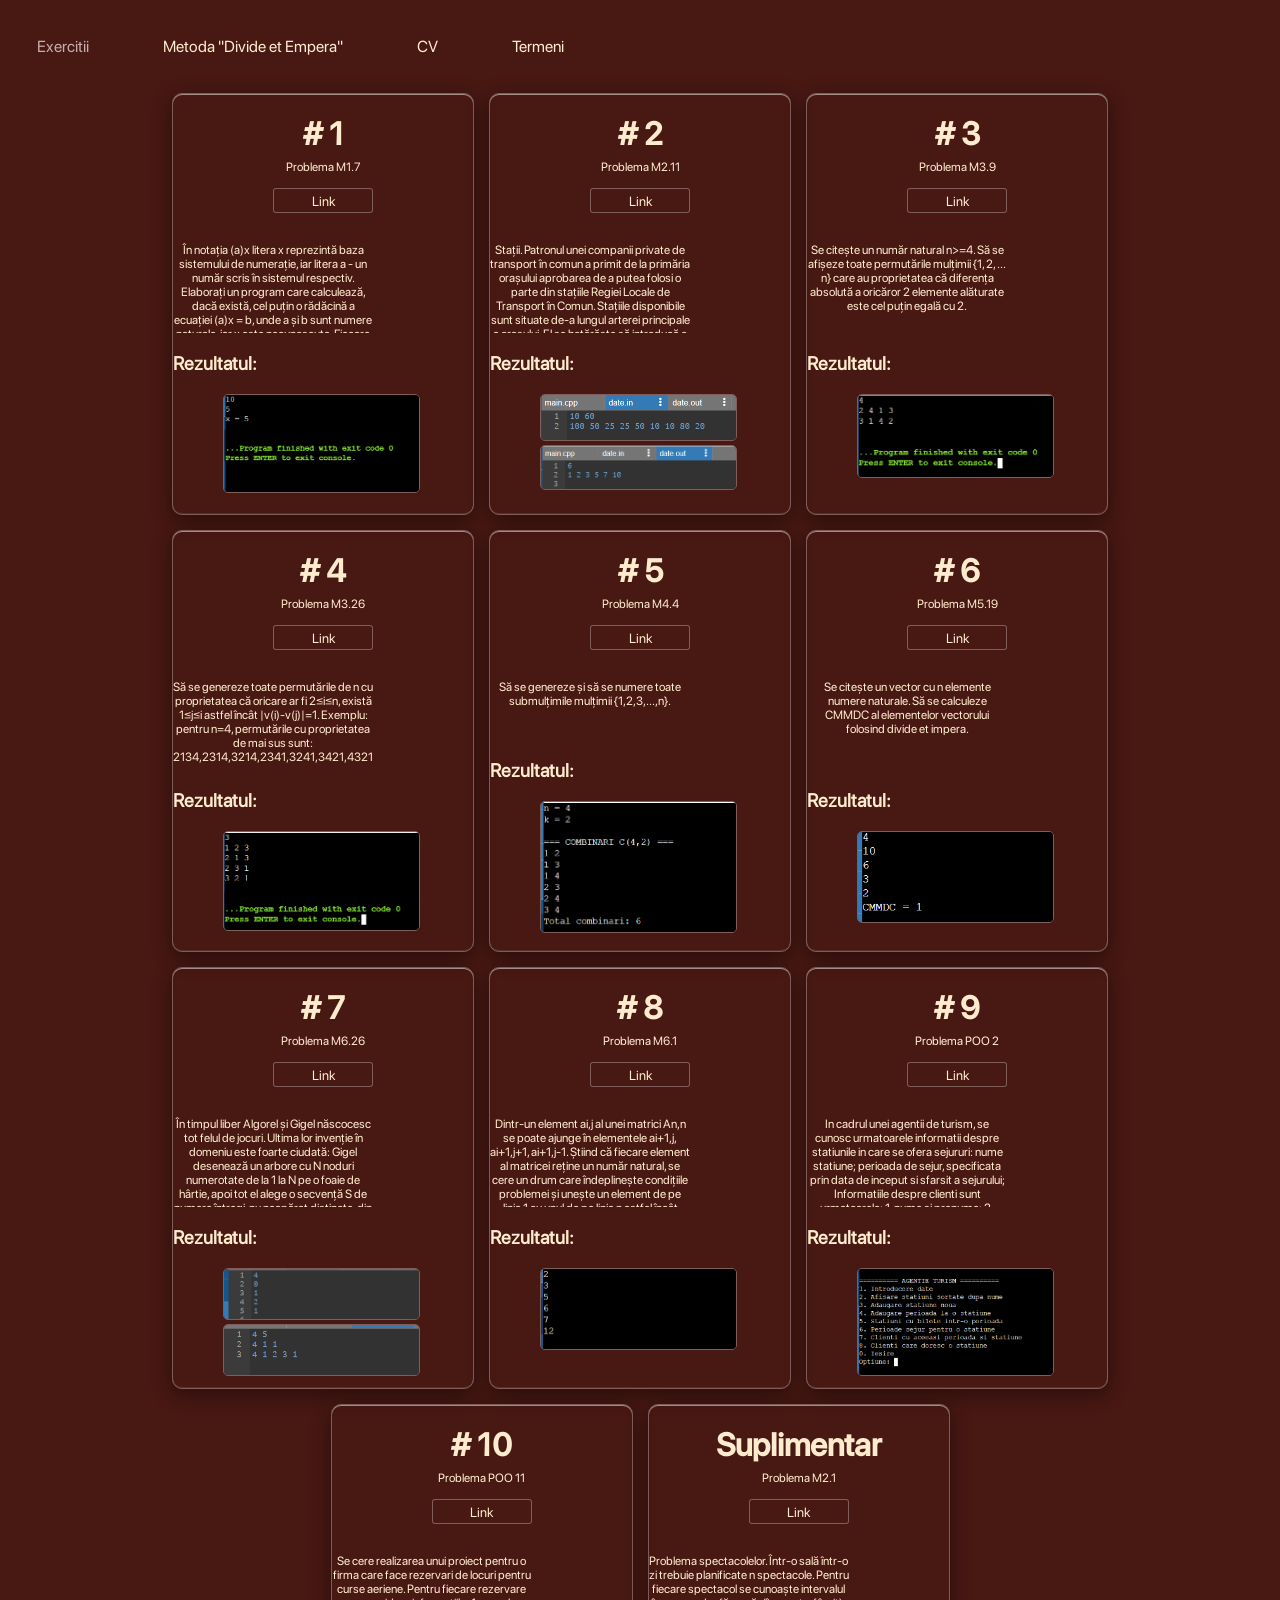
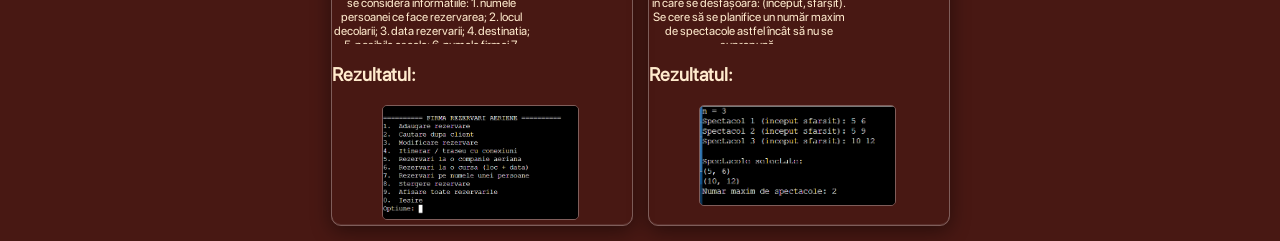
<file: exercitii.html>
<!DOCTYPE html>
<html lang="en">

<head>
    <meta charset="UTF-8">
    <meta name="viewport" content="width=device-width, initial-scale=1.0">
    <link rel="stylesheet" href="exercitii.css">
    <title>Exercitii</title>
</head>

<body>
    <!DOCTYPE html>
    <html lang="en">

    <head>
        <meta charset="UTF-8">
        <link rel="stylesheet" href="main.css">
        <meta name="viewport" content="width=device-width, initial-scale=1.0">
        <title>CV // Slutu Stanislav</title>
        <style>
            .desc {
                overflow-y: auto;
                overflow-x: hidden;
                width: 200px;
                height: 90px;
                margin-top: 30px;
                justify-self: center;
            }
            .e h3{
                justify-self: center;
                color: blanchedalmond;
            }
            .e img{
                width: 65%;
                align-self: center;
                margin-left: 50px;
                border-radius: 5px;
                border: 1px solid rgba(255, 255, 255, 0.3);
            }
        </style>
    </head>

    <body>
        <nav class="navbar">
            <ul>
                <a href="exercitii.html">
                    <li class="nr">Exercitii</li>
                </a>
                <a href="metoda.html">
                    <li>Metoda "Divide et Empera"</li>
                </a>
                <a href="index.html">
                    <li>CV</li>
                </a>
                <a href="legal.html">
                    <li>Termeni</li>
                </a>
            </ul>
        </nav>
        <div class="big">
            <div class="e">
                <h1># 1</h1>
                <p>Problema M1.7</p><a href="https://onlinegdb.com/mrpK23fxGc" target="_blank"><button>Link</button></a>
                <div class="desc">
                    <p>În notația (a)x litera x reprezintă baza sistemului de numerație, iar litera a - un număr scris în
sistemul respectiv. Elaborați un program care calculează, dacă există, cel puțin o rădăcină a ecuației (a)x
= b, unde a și b sunt numere naturale, iar x este necunoscuta. Fiecare cifră a numărului natural a aparține
mulțimii {0, 1,2, ..., 9}, iar numărul b este scris în sistemul zecimal.
Exemplu: rădăcina ecuației (160)x = 122 este x=8, iar ecuația (5)x=10 nu are soluții. Estimați
complexitatea temporală a programului elaborat.</p>
                    
                </div>
                <h3>Rezultatul:</h3>
                    <img src="images/1.png">
            </div>
            <div class="e">
                <h1># 2</h1>
                <p>Problema M2.11</p><a href="https://onlinegdb.com/0q9DhqlGt" target="_blank"><button>Link</button></a>
                <div class="desc">
                    <p>Stații. Patronul unei companii private de transport în comun a primit de la primăria orașului
aprobarea de a putea folosi o parte din stațiile Regiei Locale de Transport în Comun. Stațiile
disponibile sunt situate de-a lungul arterei principale a orașului. El se hotărăște să introducă o cursă
rapidă care să străbată orașul, de la un capăt la celălalt, pe artera principală. Pentru început se ocupă de
stațiile situate de aceeași parte a drumului. Patronul are o dilemă: dacă opririle vor fi prea dese, atunci
străbaterea orașului va dura prea mult și va plictisi călătorii, iar dacă stațiile sunt prea rare, călătorii vor
fi prea putini. De aceea, criteriile după care patronul stabilește stațiile în care va opri cursa rapidă sunt:
- Între două stații alăturate să fie cel puțin x metri.
- Numărul total de stații să fie maxim.

6

Ajutați patronul să aleagă stațiile!
Date de intrare: Vom considera stațiile situate pe aceeași parte a arterei principale numerotate în
ordine, dintr-un capăt până în celălalt cu 1, 2, ..., n. Prima linie a fișierului de intrare date.in conține un
număr natural n, reprezentând numărul de stații situate pe artera principală. Următoarea linie conține n
– 1 numere întregi ai, i = 1, 2, ..., n – 1 cu semnificația: ai este distanța dintre stația i și stația i + 1.
Aceste numere vor fi separate prin câte un spațiu.
Date de ieșire: Fișierul de ieșire date.out va conține două linii. Pe prima linie se va scrie un număr
întreg k care reprezintă numărul maxim de stații alese de patron, iar pe a doua linie se vor afla k
numere, reprezentând numerele de ordine ale acestor stații. Numerele vor fi scrise în ordine
crescătoare.
Restricții și precizări:
- 1 ≤ n ≤ 1000;
- 1 ≤ ai ≤ 2000, i = 1, 2, ..., n – 1;
- 1 ≤ k ≤ 1000;
- Dacă există mai multe soluții, în fișier se va scrie una singură.
Exemplu:
date.in
10 60
100 50 25 25 50 10 10 80 20
date.out
5
1 2 5 8 9</p>
                    
                </div>
                <h3>Rezultatul:</h3>
                    <img src="images/2 (1).png">
                    <img src="images/2 (2).png">
            </div>
            <div class="e">
                <h1># 3</h1>
                <p>Problema M3.9</p><a href="https://onlinegdb.com/BcizZNF8Y" target="_blank"><button>Link</button></a>
                <div class="desc">
                    <p>Se citește un număr natural n>=4. Să se afișeze toate permutările mulțimii {1, 2, ... n} care au
proprietatea că diferența absolută a oricăror 2 elemente alăturate este cel puțin egală cu 2.</p>
                    
                </div>
                <h3>Rezultatul:</h3>
                    <img src="images/3.png">
            </div>
        </div>
        <div class="big">
            <div class="e">
                <h1># 4</h1>
                <p>Problema M3.26</p><a href="https://onlinegdb.com/AX9Poo78t" target="_blank"><button>Link</button></a>
                <div class="desc">
                    <p>Să se genereze toate permutările de n cu proprietatea că oricare ar fi 2≤i≤n, există 1≤j≤i astfel
încât |v(i)-v(j)|=1.
Exemplu: pentru n=4, permutările cu proprietatea de mai sus sunt:
2134,2314,3214,2341,3241,3421,4321.</p>
                    
                </div>
                <h3>Rezultatul:</h3>
                    <img src="images/4.png">
            </div>
            <div class="e">
                <h1># 5</h1>
                <p>Problema M4.4</p><a href="https://onlinegdb.com/aWVlHJrxI" target="_blank"><button>Link</button></a>
                <div class="desc" style="height: 60px;">
                    <p>Să se genereze și să se numere toate submulțimile mulțimii {1,2,3,...,n}.</p>
                    
                </div>
                <h3>Rezultatul:</h3>
                    <img src="images/5.png">
            </div>
            <div class="e">
                <h1># 6</h1>
                <p>Problema M5.19</p><a href="https://onlinegdb.com/u8SvehvjU" target="_blank"><button>Link</button></a>
                <div class="desc">
                    <p>Se citește un vector cu n elemente numere naturale. Să se calculeze CMMDC al elementelor
vectorului folosind divide et impera.</p>
                    
                </div>
                <h3>Rezultatul:</h3>
                    <img src="images/6.png">
            </div>
        </div>
        <div class="big">
            <div class="e">
                <h1># 7</h1>
                <p>Problema M6.26</p><a href="https://onlinegdb.com/FexQjSKyV" target="_blank"><button>Link</button></a>
                <div class="desc">
                    <p>În timpul liber Algorel și Gigel născocesc tot felul de jocuri. Ultima lor invenție în domeniu
este foarte ciudată: Gigel desenează un arbore cu N noduri numerotate de la 1 la N pe o foaie de hârtie,
apoi tot el alege o secvență S de numere întregi, nu neapărat distincte, din intervalul [1, N] și îl lasă pe
prietenul său Algorel să aleagă poziția de start în această secvență. Cei doi mută alternativ, fiecare
mutare constând în alegerea unei poziții din S. Numărul de puncte obținute în urma fiecărei mutări este

25
egal cu valoarea secvenței în poziția aleasă. Punctajul final al fiecărui jucător este suma punctelor
obținute în urma mutărilor efectuate de el.
Din poziția i se poate muta în poziția j dacă și numai dacă:
- i < j
- Si este strămoș al nodului Sj sau Sj este strămoș al nodului Si. Spunem că un nod x este strămoș pentru
un nod y dacă x este situat pe drumul între rădăcina arborelui și y în arborele desenat de Gigel.
De când au inventat jocul Algorel vrea să știe care este diferența maximă dintre punctajul său și cel al
lui Gigel pe care o poate obține pentru fiecare poziție de start.
Fiind date structura arborelui și secvența aleasă de Gigel scrieți un program care determină informațiile
dorite de Algorel știind că Gigel joacă perfect.
Date de intrare: Prima linie a fișierului date.in conține două numere întregi, N și M, reprezentând
numărul de noduri din arbore și respectiv lungimea secvenței S. Următoarea linie conține N–1 numere
ce descriu structura arborelui: numărul de pe poziția i (cu i între 1 și N–1) este “tatăl” nodului i+1.
Nodul 1 este întotdeauna rădăcina arborelui. Următoarea linie conține M numere întregi din
intervalul [1, N] reprezentând secvența S. Valorile scrise pe aceeași linie sunt separate prin spații.
Date de ieșire: Fișierul date.out va conține M linii, pe linia i aflându-se un întreg reprezentând diferența
maximă de punctaj pe care o poate obține Algorel dacă începe jocul din poziția i a secvenței S.
Restricții:
- 1 <= N <= 50 000
- 1 <= M <= 50 000
- Rădăcina arborelui este întotdeauna nodul 1
- Un nod este strămoș și pentru el însuși
- Dacă un jucător poate muta este obligat să o facă.
Exemplu:
date.in
4 5
4 1 1
4 1 2 3 1
date.out
3
-1
1
2
1</p>
                    
                </div>
                <h3>Rezultatul:</h3>
                    <img src="images/7 (1).png" style="height: 50px; object-fit: cover;">
                    <img src="images/7 (2).png" style="height: 50px; object-fit: cover;">
            </div>
            <div class="e">
                <h1># 8</h1>
                <p>Problema M6.1</p><a href="https://onlinegdb.com/-dAeTrVEm" target="_blank"><button>Link</button></a>
                <div class="desc">
                    <p>Dintr-un element ai,j al unei matrici An,n se poate ajunge în elementele ai+1,j, ai+1,j+1, ai+1,j-1.
Știind că fiecare element al matricei reține un număr natural, se cere un drum care îndeplinește
condițiile problemei și unește un element de pe linia 1 cu unul de pe linia n astfel încât suma
numerelor reținute de elementele pe unde trece drumul să fie maximă.
Exemplu: pentru n=3 și matricea A = (
3 1 3
4 1 2
3 7 1
), drumul este a1,1, a2,1, a3,2, iar suma este 3+4+7=14.</p>
                    
                </div>
                <h3>Rezultatul:</h3>
                    <img src="images/8.png">
            </div>
            <div class="e">
                <h1># 9</h1>
                <p>Problema POO 2</p><a href="https://onlinegdb.com/UHHv3NqF1" target="_blank"><button>Link</button></a>
                <div class="desc">
                    <p>In cadrul unei agentii de turism, se cunosc urmatoarele informatii despre statiunile in care se ofera sejururi:
nume statiune;
perioada de sejur, specificata prin data de inceput si sfarsit a sejurului;
Informatiile despre clienti sunt urmatoarele:
1. nume si prenume;
2. numar si serie carte de identitate;
3. adresa;
4. numar de telefon;
5. perioada de sejur dorita;
6. statiunea dorita;
Operatii care trebuie efectuate sunt:
1. introducere date;
2. afisare statiuni sortate dupa nume;
3. adaugare a unei noi statiuni cu perioadele aferente la data curenta;
4. adaugare a unei noi perioade la o statiune;
5. afisare statiuni care au bilete intr-o anumita perioada sortate dupa nume (lista);
6. afisare perioade sejur pentru o anumita statiune sortate dupa ziua de incepere a perioadelor;
7. afisare clienti care doresc aceeasi perioada intr-o statiune;
8. afisare clienti care doresc o statiune;</p>
                    
                </div>
                <h3>Rezultatul:</h3>
                    <img src="images/9.png">
            </div>
        </div>
        <div class="big">
            <div class="e">
                <h1># 10</h1>
                <p>Problema POO 11</p><a href="https://onlinegdb.com/htYt8sPDy"
                    target="_blank"><button>Link</button></a>
                    <div class="desc">
                    <p>Se cere realizarea unui proiect pentru o firma care face rezervari de locuri pentru curse aeriene.
Pentru fiecare rezervare se considera informatiile:
1. numele persoanei ce face rezervarea;
2. locul decolarii;
3. data rezervarii;
4. destinatia;
5. posibile escale;
6. numele firmei
7. aeriene la care se

8. face rezervarea;
9. pretul biletului;
10. tipul de bilet (dus-intors sau numai dus);
11. clasa la care se face rezervarea (locuri la clasa I si cea turist);
Sa se implementeze urmatoarele operatii:
1. actualizare rezervari;
2. cautarea dupa un anumit client ce are rezervare;
3. modificare rezervare pentru un anumit client;
4. alcatuirii unui itinerar (schimbare de avion pentru a ajunge la destinatia dorita);
5. afisarea tuturor rezervarilor la o anumita companie aeriana;
6. afisarea tuturor rezervarilor la o anumita cursa (cursa se va specifica prin locul de plecare si data);
7. afisarea tuturor rezervarilor pe numele unei anumite persoane;
8. stergerea unei anumite rezervarii identificata prin numele persoanei si prin data rezervarii;
9. posibilitatea alcatuirii unui traseu (schimbare de avion pentru a ajunge la destinatia dorita), curse
aeriene cu avioane apartinind la firme aeriene diferite, si cu preturi diferite.</p>
                    
                </div>
                <h3>Rezultatul:</h3>
                    <img src="images/10.png">
            </div>
            <div class="e">
                <h1>Suplimentar</h1>
                <p>Problema M2.1</p><a href="https://onlinegdb.com/B63tzgCFL" target="_blank"><button>Link</button></a>
                <div class="desc">
                    <p>Problema spectacolelor. Într-o sală într-o zi trebuie planificate n spectacole. Pentru fiecare
spectacol se cunoaște intervalul în care se desfășoară: (început, sfârșit). Se cere să se planifice un
număr maxim de spectacole astfel încât să nu se suprapună.</p>
                    
                </div>
                <h3>Rezultatul:</h3>
                    <img src="images/11.png">
            </div>

        </div>
    </body>

    </html>
</file>
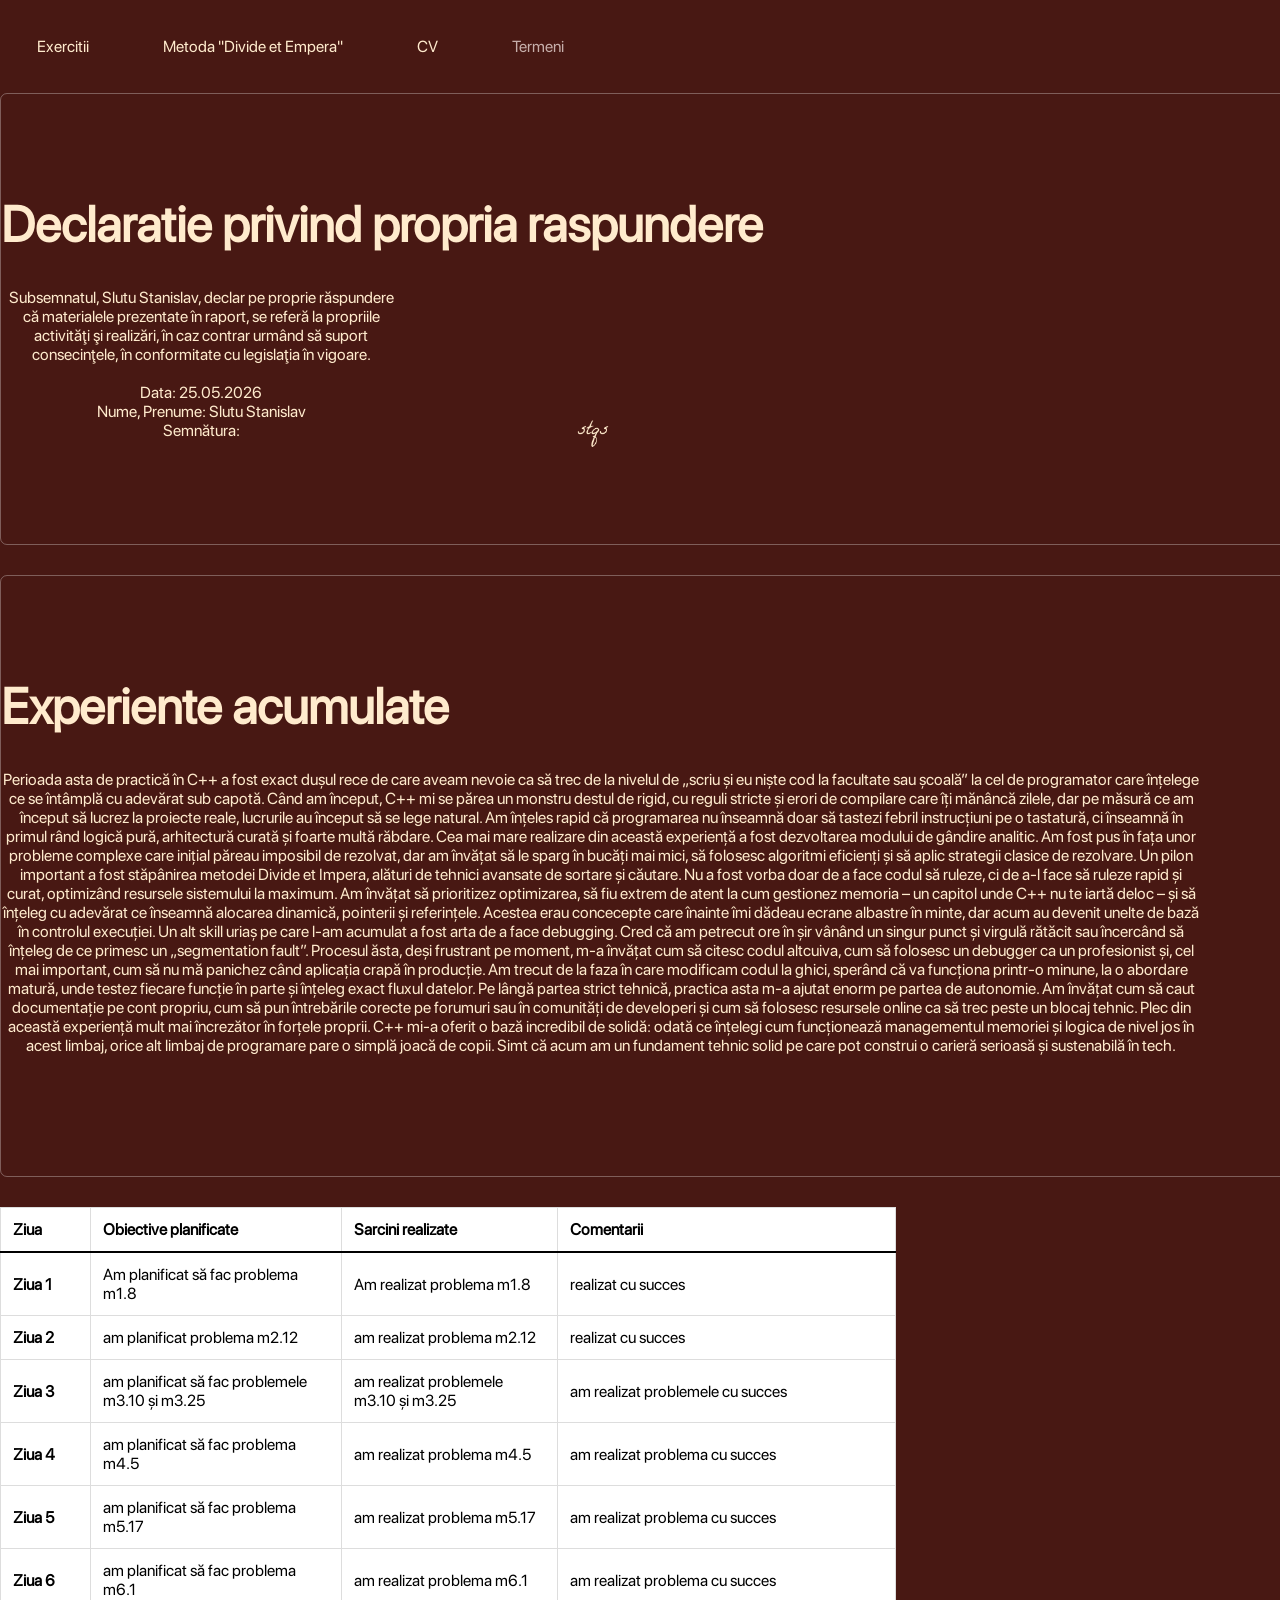
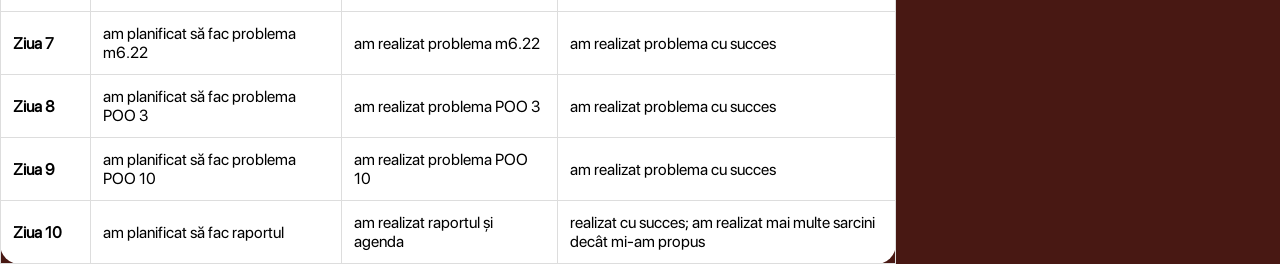
<file: legal.html>
<!DOCTYPE html>
<html lang="en">
<head>
    <meta charset="UTF-8">
    <meta name="viewport" content="width=device-width, initial-scale=1.0">
    <link rel="stylesheet" href="exercitii.css">
    <title>Exercitii</title>
    <style>
        .box{
            justify-self: center;
            margin-bottom: 30px;
        }
        .box h1{
            font-size: 50px; color: blanchedalmond; justify-self: center; margin-top: 100px;
        }
    </style>
</head>
<body>
    <!DOCTYPE html>
<html lang="en">

<head>
    <meta charset="UTF-8">
    <link rel="stylesheet" href="main.css">
    <meta name="viewport" content="width=device-width, initial-scale=1.0">
    <title>CV // Slutu Stanislav</title>
</head>
<body>
    <nav class="navbar">
        <ul>
            <a href="exercitii.html"><li>Exercitii</li></a>
            <a href="metoda.html"><li>Metoda "Divide et Empera"</li></a>
            <a href="index.html"><li>CV</li></a>
            <a href="legal.html"><li class="nr">Termeni</li></a>
        </ul>
    </nav>
    <div class="box">
        <h1 style="font-size: 50px; color: blanchedalmond; justify-self: center; margin-top: 100px;">Declaratie privind propria raspundere</h1>
        <p style="width: 400px; color: blanchedalmond; text-align: center; justify-self: center;">Subsemnatul, Slutu Stanislav, declar pe proprie răspundere că materialele
prezentate în raport, se referă la propriile activităţi şi realizări, în caz contrar urmând
să suport consecinţele, în conformitate cu legislaţia în vigoare.<br><br>

Data: 25.05.2026<br>
Nume, Prenume: Slutu Stanislav<br>
Semnătura:</p><img src="images/signature.png" style="position: absolute; width: 10%; top:417px; right: 623px;">
    </div>
    <div class="box" style="height:600px;">
        <h1>Experiente acumulate</h1>
        <p style="width: 1200px; justify-self: center; text-align: center; color: blanchedalmond;">Perioada asta de practică în C++ a fost exact dușul rece de care aveam nevoie ca să trec de la nivelul de „scriu și eu niște cod la facultate sau școală” la cel de programator care înțelege ce se întâmplă cu adevărat sub capotă. Când am început, C++ mi se părea un monstru destul de rigid, cu reguli stricte și erori de compilare care îți mănâncă zilele, dar pe măsură ce am început să lucrez la proiecte reale, lucrurile au început să se lege natural. Am înțeles rapid că programarea nu înseamnă doar să tastezi febril instrucțiuni pe o tastatură, ci înseamnă în primul rând logică pură, arhitectură curată și foarte multă răbdare.

Cea mai mare realizare din această experiență a fost dezvoltarea modului de gândire analitic. Am fost pus în fața unor probleme complexe care inițial păreau imposibil de rezolvat, dar am învățat să le sparg în bucăți mai mici, să folosesc algoritmi eficienți și să aplic strategii clasice de rezolvare. Un pilon important a fost stăpânirea metodei Divide et Impera, alături de tehnici avansate de sortare și căutare. Nu a fost vorba doar de a face codul să ruleze, ci de a-l face să ruleze rapid și curat, optimizând resursele sistemului la maximum. Am învățat să prioritizez optimizarea, să fiu extrem de atent la cum gestionez memoria – un capitol unde C++ nu te iartă deloc – și să înțeleg cu adevărat ce înseamnă alocarea dinamică, pointerii și referințele. Acestea erau concecepte care înainte îmi dădeau ecrane albastre în minte, dar acum au devenit unelte de bază în controlul execuției.

Un alt skill uriaș pe care l-am acumulat a fost arta de a face debugging. Cred că am petrecut ore în șir vânând un singur punct și virgulă rătăcit sau încercând să înțeleg de ce primesc un „segmentation fault”. Procesul ăsta, deși frustrant pe moment, m-a învățat cum să citesc codul altcuiva, cum să folosesc un debugger ca un profesionist și, cel mai important, cum să nu mă panichez când aplicația crapă în producție. Am trecut de la faza în care modificam codul la ghici, sperând că va funcționa printr-o minune, la o abordare matură, unde testez fiecare funcție în parte și înțeleg exact fluxul datelor.

Pe lângă partea strict tehnică, practica asta m-a ajutat enorm pe partea de autonomie. Am învățat cum să caut documentație pe cont propriu, cum să pun întrebările corecte pe forumuri sau în comunități de developeri și cum să folosesc resursele online ca să trec peste un blocaj tehnic. Plec din această experiență mult mai încrezător în forțele proprii. C++ mi-a oferit o bază incredibil de solidă: odată ce înțelegi cum funcționează managementul memoriei și logica de nivel jos în acest limbaj, orice alt limbaj de programare pare o simplă joacă de copii. Simt că acum am un fundament tehnic solid pe care pot construi o carieră serioasă și sustenabilă în tech.</p>
    </div>
    <table style="width: 70%; border-collapse: collapse; margin-top: 20px; background-color: #ffffff; border-radius: 20px; justify-self: center;">
    <thead>
        <tr style="background-color: #ffffff; color: #000000; border-bottom: 2px solid #000000;">
            <th style="border: 1px solid #dddddd; text-align: left; padding: 12px; font-weight: bold;">Ziua</th>
            <th style="border: 1px solid #dddddd; text-align: left; padding: 12px; font-weight: bold;">Obiective planificate</th>
            <th style="border: 1px solid #dddddd; text-align: left; padding: 12px; font-weight: bold;">Sarcini realizate</th>
            <th style="border: 1px solid #dddddd; text-align: left; padding: 12px; font-weight: bold;">Comentarii</th>
        </tr>
    </thead>
    <tbody>
        <tr>
            <td style="border: 1px solid #dddddd; text-align: left; padding: 12px; font-weight: bold; width: 10%;">Ziua 1</td>
            <td style="border: 1px solid #dddddd; text-align: left; padding: 12px;">Am planificat să fac problema m1.8</td>
            <td style="border: 1px solid #dddddd; text-align: left; padding: 12px;">Am realizat problema m1.8</td>
            <td style="border: 1px solid #dddddd; text-align: left; padding: 12px;">realizat cu succes</td>
        </tr>
        <tr>
            <td style="border: 1px solid #dddddd; text-align: left; padding: 12px; font-weight: bold; width: 10%;">Ziua 2</td>
            <td style="border: 1px solid #dddddd; text-align: left; padding: 12px;">am planificat problema m2.12</td>
            <td style="border: 1px solid #dddddd; text-align: left; padding: 12px;">am realizat problema m2.12</td>
            <td style="border: 1px solid #dddddd; text-align: left; padding: 12px;">realizat cu succes</td>
        </tr>
        <tr>
            <td style="border: 1px solid #dddddd; text-align: left; padding: 12px; font-weight: bold; width: 10%;">Ziua 3</td>
            <td style="border: 1px solid #dddddd; text-align: left; padding: 12px;">am planificat să fac problemele m3.10 și m3.25</td>
            <td style="border: 1px solid #dddddd; text-align: left; padding: 12px;">am realizat problemele m3.10 și m3.25</td>
            <td style="border: 1px solid #dddddd; text-align: left; padding: 12px;">am realizat problemele cu succes</td>
        </tr>
        <tr>
            <td style="border: 1px solid #dddddd; text-align: left; padding: 12px; font-weight: bold; width: 10%;">Ziua 4</td>
            <td style="border: 1px solid #dddddd; text-align: left; padding: 12px;">am planificat să fac problema m4.5</td>
            <td style="border: 1px solid #dddddd; text-align: left; padding: 12px;">am realizat problema m4.5</td>
            <td style="border: 1px solid #dddddd; text-align: left; padding: 12px;">am realizat problema cu succes</td>
        </tr>
        <tr>
            <td style="border: 1px solid #dddddd; text-align: left; padding: 12px; font-weight: bold; width: 10%;">Ziua 5</td>
            <td style="border: 1px solid #dddddd; text-align: left; padding: 12px;">am planificat să fac problema m5.17</td>
            <td style="border: 1px solid #dddddd; text-align: left; padding: 12px;">am realizat problema m5.17</td>
            <td style="border: 1px solid #dddddd; text-align: left; padding: 12px;">am realizat problema cu succes</td>
        </tr>
        <tr>
            <td style="border: 1px solid #dddddd; text-align: left; padding: 12px; font-weight: bold; width: 10%;">Ziua 6</td>
            <td style="border: 1px solid #dddddd; text-align: left; padding: 12px;">am planificat să fac problema m6.1</td>
            <td style="border: 1px solid #dddddd; text-align: left; padding: 12px;">am realizat problema m6.1</td>
            <td style="border: 1px solid #dddddd; text-align: left; padding: 12px;">am realizat problema cu succes</td>
        </tr>
        <tr>
            <td style="border: 1px solid #dddddd; text-align: left; padding: 12px; font-weight: bold; width: 10%;">Ziua 7</td>
            <td style="border: 1px solid #dddddd; text-align: left; padding: 12px;">am planificat să fac problema m6.22</td>
            <td style="border: 1px solid #dddddd; text-align: left; padding: 12px;">am realizat problema m6.22</td>
            <td style="border: 1px solid #dddddd; text-align: left; padding: 12px;">am realizat problema cu succes</td>
        </tr>
        <tr>
            <td style="border: 1px solid #dddddd; text-align: left; padding: 12px; font-weight: bold; width: 10%;">Ziua 8</td>
            <td style="border: 1px solid #dddddd; text-align: left; padding: 12px;">am planificat să fac problema POO 3</td>
            <td style="border: 1px solid #dddddd; text-align: left; padding: 12px;">am realizat problema POO 3</td>
            <td style="border: 1px solid #dddddd; text-align: left; padding: 12px;">am realizat problema cu succes</td>
        </tr>
        <tr>
            <td style="border: 1px solid #dddddd; text-align: left; padding: 12px; font-weight: bold; width: 10%;">Ziua 9</td>
            <td style="border: 1px solid #dddddd; text-align: left; padding: 12px;">am planificat să fac problema POO 10</td>
            <td style="border: 1px solid #dddddd; text-align: left; padding: 12px;">am realizat problema POO 10</td>
            <td style="border: 1px solid #dddddd; text-align: left; padding: 12px;">am realizat problema cu succes</td>
        </tr>
        <tr>
            <td style="border: 1px solid #dddddd; text-align: left; padding: 12px; font-weight: bold; width: 10%;">Ziua 10</td>
            <td style="border: 1px solid #dddddd; text-align: left; padding: 12px;">am planificat să fac raportul</td>
            <td style="border: 1px solid #dddddd; text-align: left; padding: 12px;">am realizat raportul și agenda</td>
            <td style="border: 1px solid #dddddd; text-align: left; padding: 12px;">realizat cu succes; am realizat mai multe sarcini decât mi-am propus</td>
        </tr>
    </tbody>
</table>
    </body>
</html>
</file>
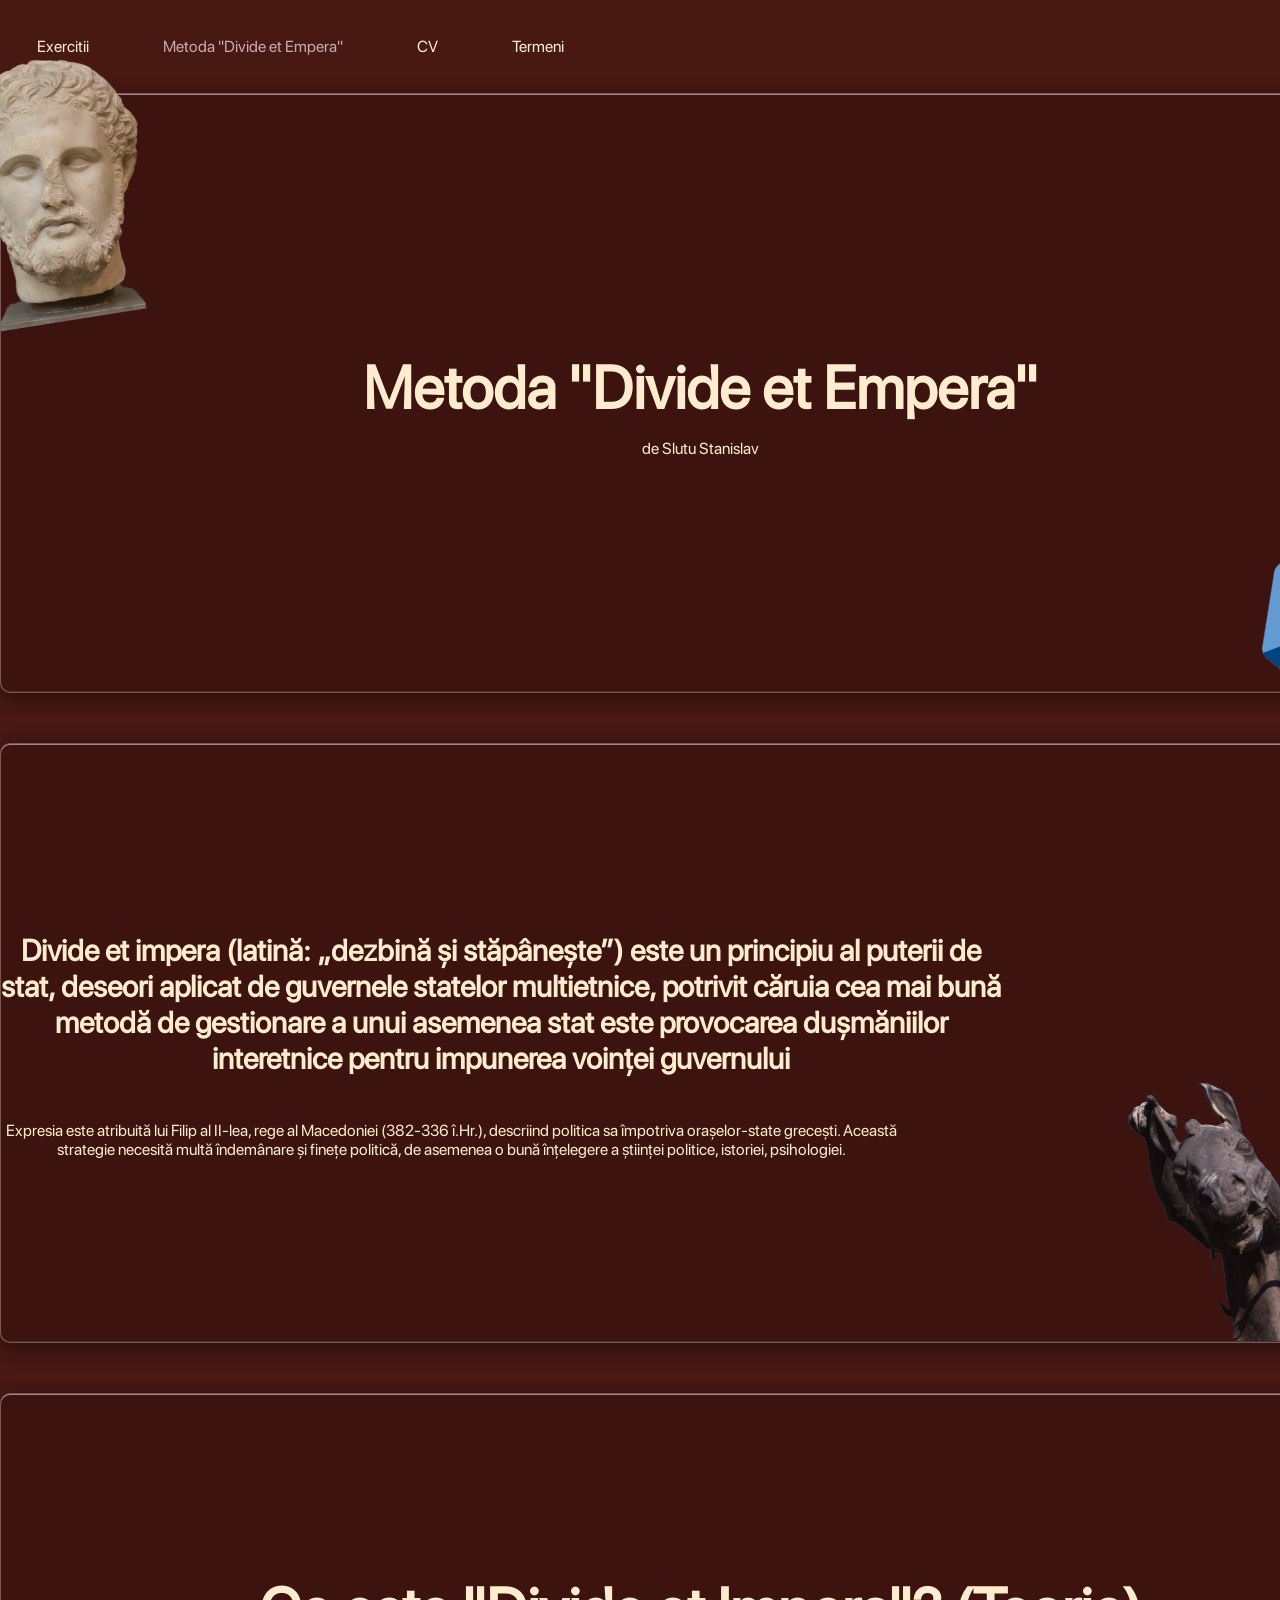
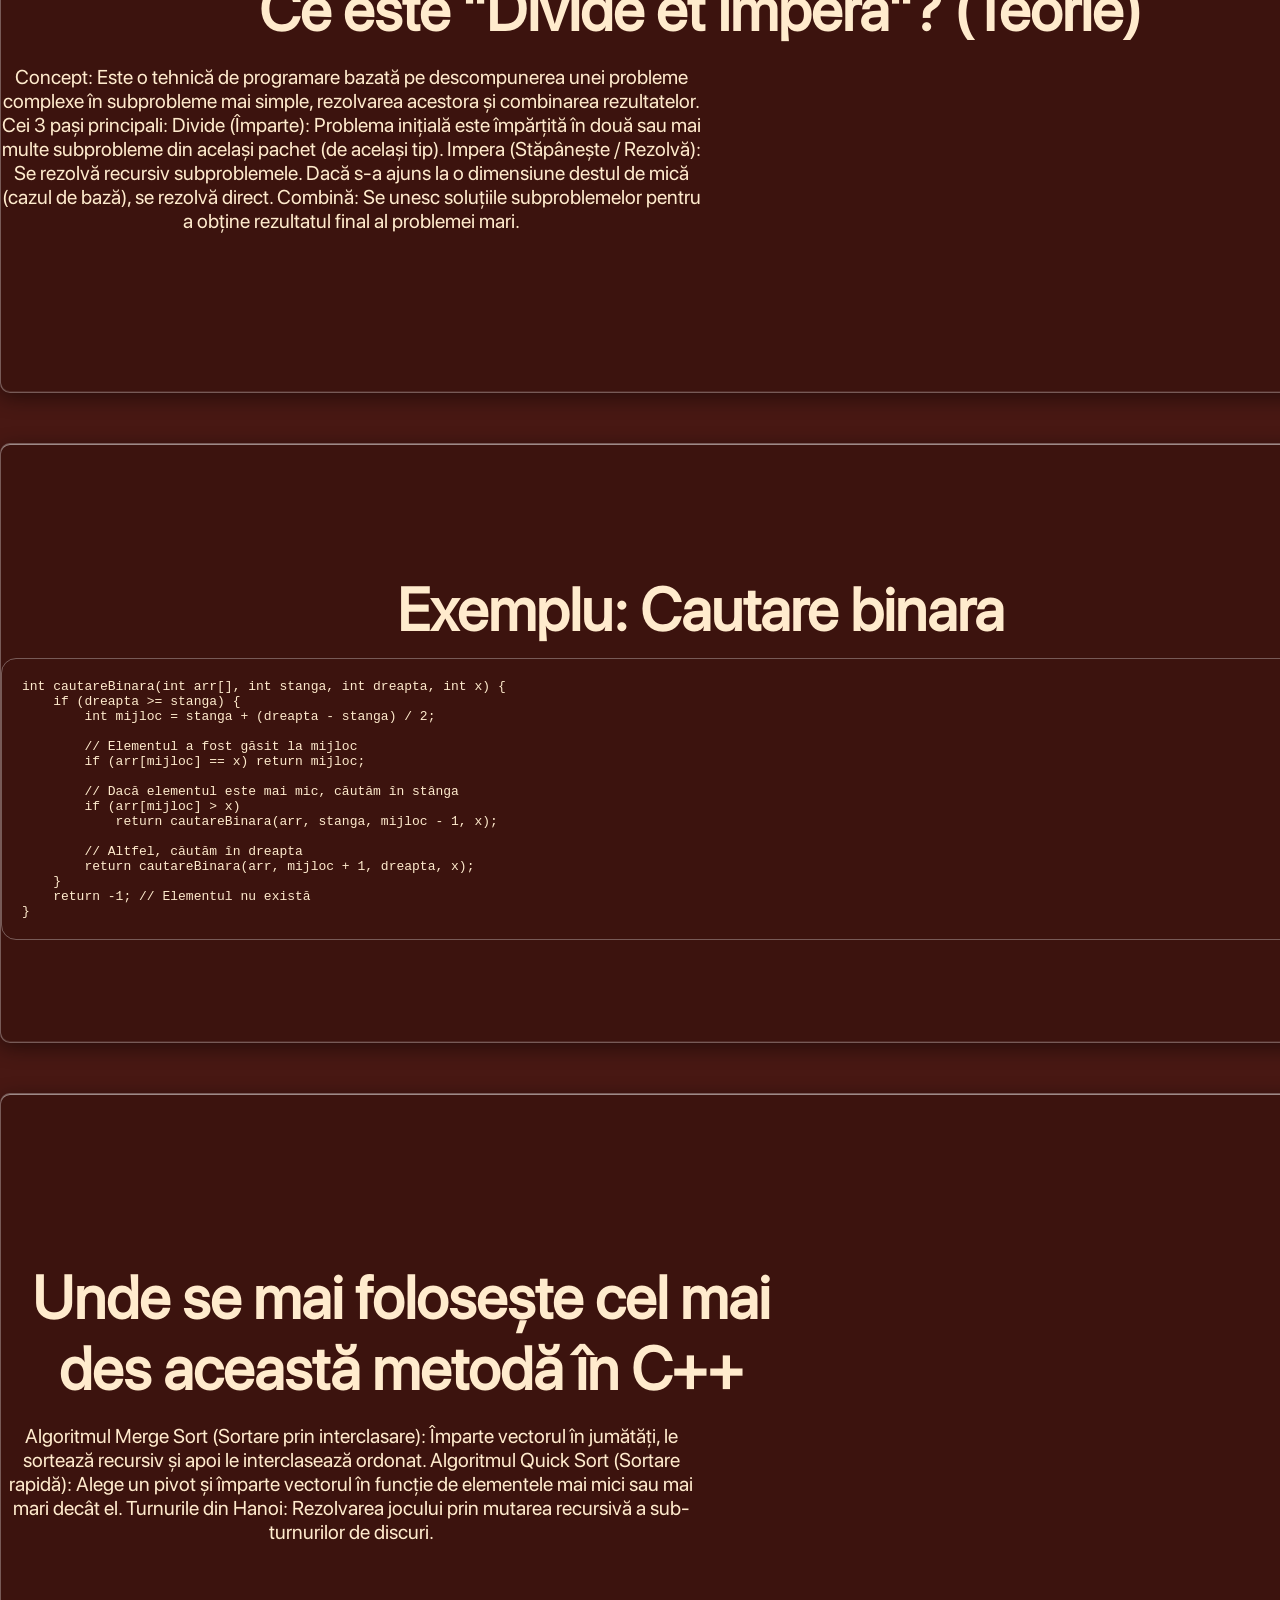
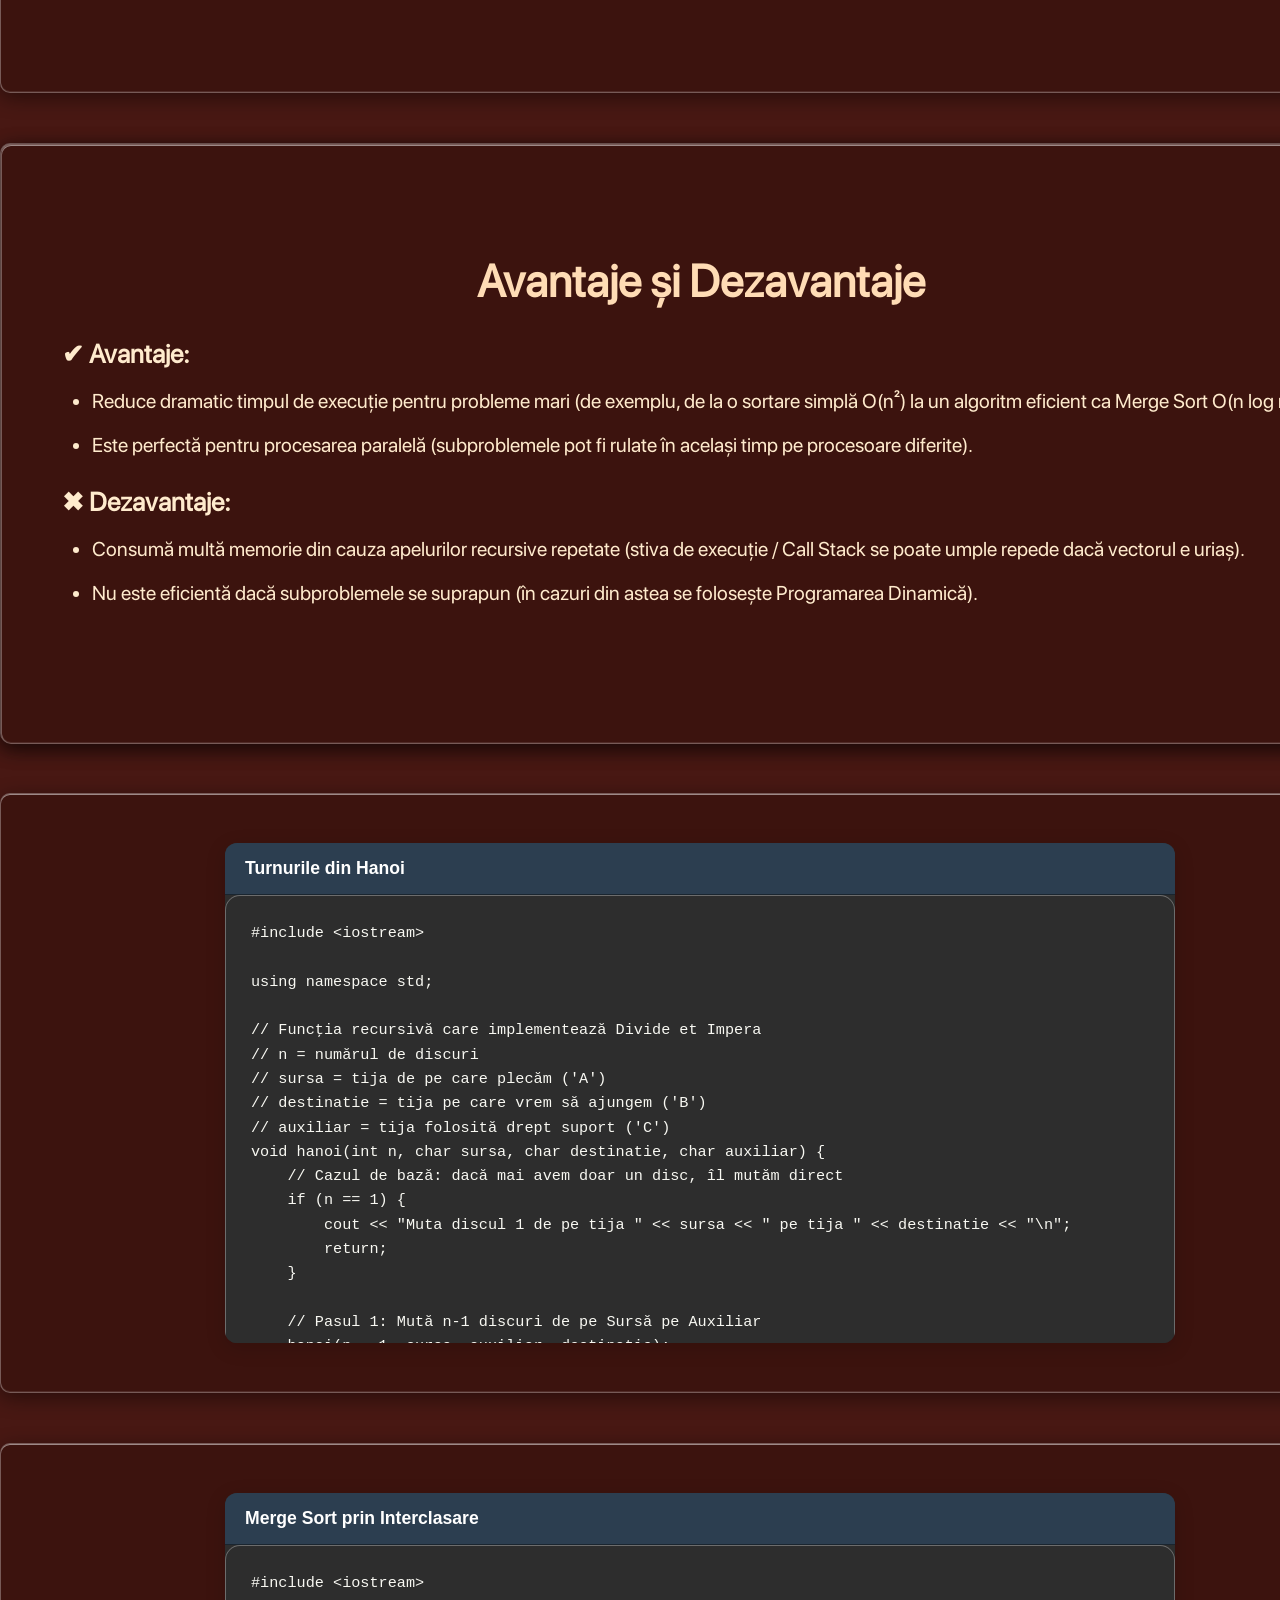
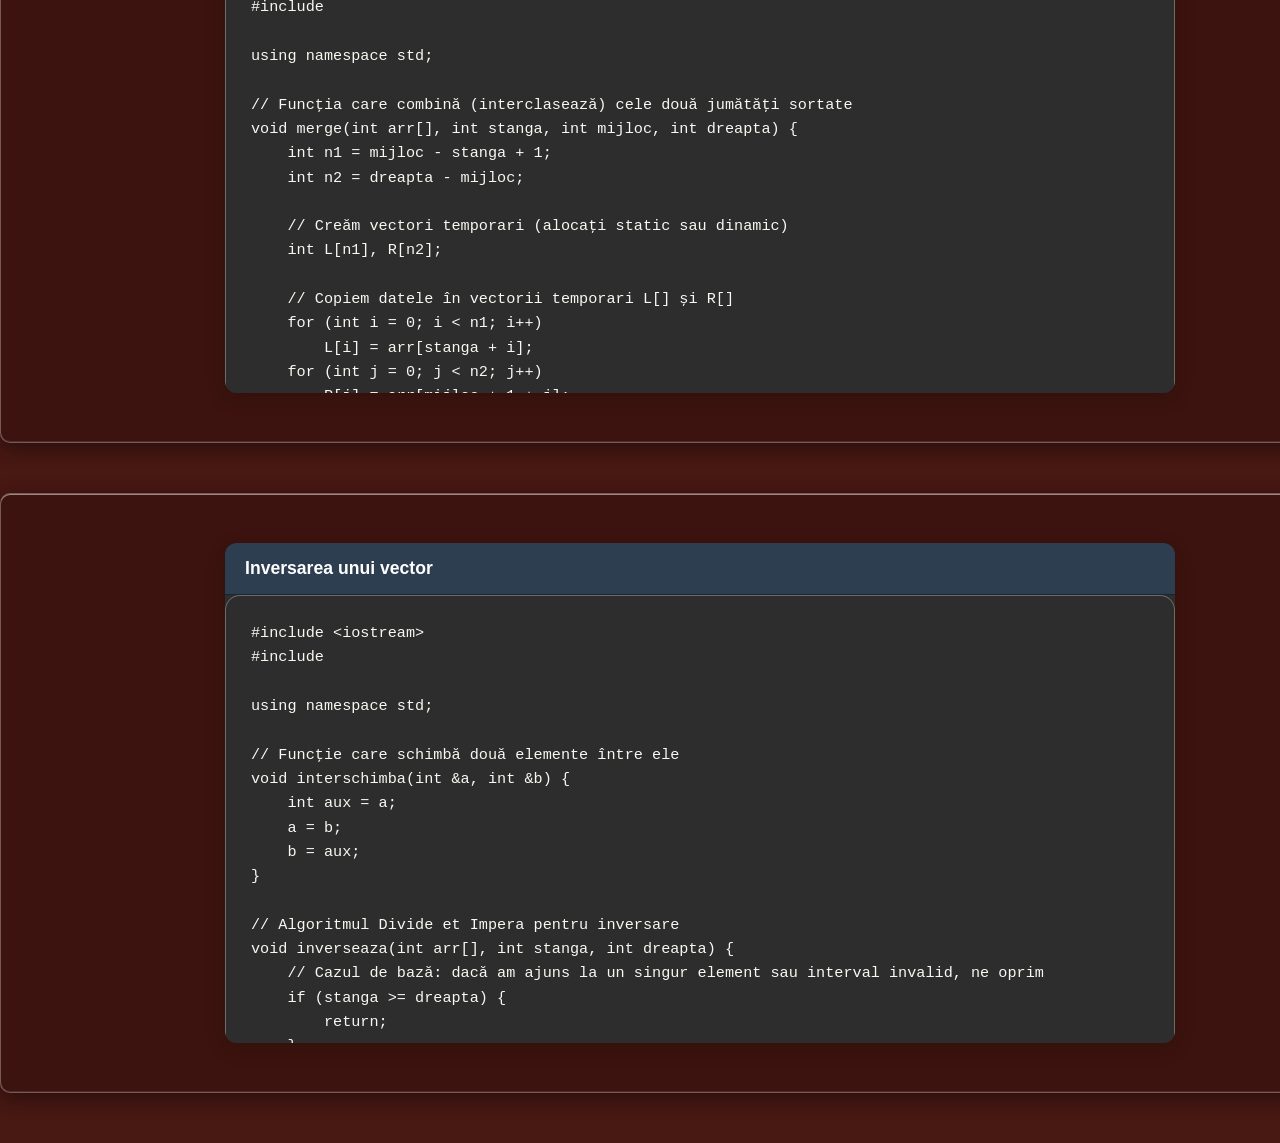
<file: metoda.html>
<!DOCTYPE html>
<html lang="en">

<head>
    <meta charset="UTF-8">
    <meta name="viewport" content="width=device-width, initial-scale=1.0">
    <link rel="stylesheet" href="metoda.css">
    <title>Metoda "Divide et Empera"</title>
</head>

<body>
    <!DOCTYPE html>
    <html lang="en">

    <head>
        <meta charset="UTF-8">
        <link rel="stylesheet" href="main.css">
        <meta name="viewport" content="width=device-width, initial-scale=1.0">
        <title>CV // Slutu Stanislav</title>
    </head>

    <body>
        <nav class="navbar">
            <ul>
                <a href="exercitii.html">
                    <li>Exercitii</li>
                </a>
                <li class="nr">Metoda "Divide et Empera"</li>
                <a href="index.html">
                    <li>CV</li>
                </a>
                <a href="legal.html"><li>Termeni</li></a>
            </ul>
        </nav>
        <div class="slide1">
            <h1>Metoda "Divide et Empera"</h1>
            <p>de Slutu Stanislav</p>
            <img src="images/filip.png" class="filip">
            <img src="images/cpp.png" class="cpp">
        </div>
        <div class="slide1">
            <h1 style="font-size: 30px; width: 1000px; justify-self: center;">Divide et impera (latină: „dezbină și stăpânește”) este un principiu al puterii de stat, deseori aplicat de guvernele statelor multietnice, potrivit căruia cea mai bună metodă de gestionare a unui asemenea stat este provocarea dușmăniilor interetnice pentru impunerea voinței guvernului</h1><br><p style="width: 901px; justify-self: center;">Expresia este atribuită lui Filip al II-lea, rege al Macedoniei (382-336 î.Hr.), descriind politica sa împotriva orașelor-state grecești.

Această strategie necesită multă îndemânare și finețe politică, de asemenea o bună înțelegere a științei politice, istoriei, psihologiei.</p>
<img src="images/filip1.png" width="20%" style="position: absolute; top: 325px; right: 0px;">
        </div>
        <div class="slide1">
            <h1>Ce este "Divide et Impera"? (Teorie)</h1>
            <p class="hz">
                Concept: Este o tehnică de programare bazată pe descompunerea unei probleme complexe în subprobleme mai
                simple, rezolvarea acestora și combinarea rezultatelor.

                Cei 3 pași principali:

                Divide (Împarte): Problema inițială este împărțită în două sau mai multe subprobleme din același pachet
                (de același tip).

                Impera (Stăpânește / Rezolvă): Se rezolvă recursiv subproblemele. Dacă s-a ajuns la o dimensiune destul
                de mică (cazul de bază), se rezolvă direct.

                Combină: Se unesc soluțiile subproblemelor pentru a obține rezultatul final al problemei mari.</p>
        </div>
    </body>
    <div class="slide1">
        <h1>Exemplu: Cautare binara</h1>
        <pre>
int cautareBinara(int arr[], int stanga, int dreapta, int x) {
    if (dreapta >= stanga) {
        int mijloc = stanga + (dreapta - stanga) / 2;
        
        // Elementul a fost găsit la mijloc
        if (arr[mijloc] == x) return mijloc;
        
        // Dacă elementul este mai mic, căutăm în stânga
        if (arr[mijloc] > x) 
            return cautareBinara(arr, stanga, mijloc - 1, x);
            
        // Altfel, căutăm în dreapta
        return cautareBinara(arr, mijloc + 1, dreapta, x);
    }
    return -1; // Elementul nu există
}</pre>
    </div>
<div class="slide1"><h1 class="hz1">Unde se mai folosește cel mai des această metodă în C++</h1><p class="hz">

Algoritmul Merge Sort (Sortare prin interclasare): Împarte vectorul în jumătăți, le sortează recursiv și apoi le interclasează ordonat.

Algoritmul Quick Sort (Sortare rapidă): Alege un pivot și împarte vectorul în funcție de elementele mai mici sau mai mari decât el.

Turnurile din Hanoi: Rezolvarea jocului prin mutarea recursivă a sub-turnurilor de discuri.</p></div>
<div class="slide1">
<div class="slide1 slide-text">
    <h3>Avantaje și Dezavantaje</h3>

    <p><strong>✔ Avantaje:</strong></p>
    <ul>
        <li>Reduce dramatic timpul de execuție pentru probleme mari (de exemplu, de la o sortare simplă O(n²) la un algoritm eficient ca Merge Sort O(n log n)).</li>
        <li>Este perfectă pentru procesarea paralelă (subproblemele pot fi rulate în același timp pe procesoare diferite).</li>
    </ul>

    <p><strong>✖ Dezavantaje:</strong></p>
    <ul>
        <li>Consumă multă memorie din cauza apelurilor recursive repetate (stiva de execuție / Call Stack se poate umple repede dacă vectorul e uriaș).</li>
        <li>Nu este eficientă dacă subproblemele se suprapun (în cazuri din astea se folosește Programarea Dinamică).</li>
    </ul>
</div>    
</div>
<div class="slide1"><section style="max-width: 950px; width: 100%; height: 500px; margin: 20px auto; background: #2d2d2d; border-radius: 12px; box-shadow: 0 5px 20px rgba(0,0,0,0.15); overflow: hidden; display: flex; flex-direction: column; font-family: 'Segoe UI', Tahoma, Geneva, Verdana, sans-serif;">
    
    <div style="background-color: #2c3e50; padding: 15px 20px; display: flex; justify-content: space-between; align-items: center; flex-shrink: 0; border-bottom: 1px solid #1a252f;">
        <div style="color: #ffffff; font-size: 1.1rem; font-weight: 600; display: flex; align-items: center; gap: 8px;">
            <span>Turnurile din Hanoi</span>

        </div>
    </div>

    <div style="width: 100%; flex-grow: 1; overflow-y: auto; overflow-x: auto; background: #2d2d2d;">
<pre style="margin: 0; padding: 25px; font-size: 0.95rem; line-height: 1.6; background: #2d2d2d; white-space: pre;"><code style="font-family: 'Courier New', Courier, monospace; color: #f8f8f2;">#include &lt;iostream&gt;

using namespace std;

// Funcția recursivă care implementează Divide et Impera
// n = numărul de discuri
// sursa = tija de pe care plecăm ('A')
// destinatie = tija pe care vrem să ajungem ('B')
// auxiliar = tija folosită drept suport ('C')
void hanoi(int n, char sursa, char destinatie, char auxiliar) {
    // Cazul de bază: dacă mai avem doar un disc, îl mutăm direct
    if (n == 1) {
        cout << "Muta discul 1 de pe tija " << sursa << " pe tija " << destinatie << "\n";
        return;
    }

    // Pasul 1: Mută n-1 discuri de pe Sursă pe Auxiliar
    hanoi(n - 1, sursa, auxiliar, destinatie);

    // Pasul 2: Mută discul de bază (cel mai mare) pe Destinație
    cout << "Muta discul " << n << " de pe tija " << sursa << " pe tija " << destinatie << "\n";

    // Pasul 3: Mută cele n-1 discuri de pe Auxiliar pe Destinație
    hanoi(n - 1, auxiliar, destinatie, sursa);
}

int main() {
    int n;
    cout << "Introduceti numarul de discuri: ";
    cin >> n;

    cout << "Pasi de urmat pentru " << n << " discuri:\n";
    // Apelăm funcția cu tijele notate ca caractere: 'A', 'B', 'C'
    hanoi(n, 'A', 'B', 'C');

    return 0;
}</code></pre>
    </div>
</section>
</div>
<div class="slide1"><section style="max-width: 950px; width: 100%; height: 500px; margin: 20px auto; background: #2d2d2d; border-radius: 12px; box-shadow: 0 5px 20px rgba(0,0,0,0.15); overflow: hidden; display: flex; flex-direction: column; font-family: 'Segoe UI', Tahoma, Geneva, Verdana, sans-serif;">
    
    <div style="background-color: #2c3e50; padding: 15px 20px; display: flex; justify-content: space-between; align-items: center; flex-shrink: 0; border-bottom: 1px solid #1a252f;">
        <div style="color: #ffffff; font-size: 1.1rem; font-weight: 600; display: flex; align-items: center; gap: 8px;">
            <span>Merge Sort prin Interclasare</span>

        </div>
    </div>

    <div style="width: 100%; flex-grow: 1; overflow-y: auto; overflow-x: auto; background: #2d2d2d;">
<pre style="margin: 0; padding: 25px; font-size: 0.95rem; line-height: 1.6; background: #2d2d2d; white-space: pre;"><code style="font-family: 'Courier New', Courier, monospace; color: #f8f8f2;">#include &lt;iostream&gt;
#include <iostream>

using namespace std;

// Funcția care combină (interclasează) cele două jumătăți sortate
void merge(int arr[], int stanga, int mijloc, int dreapta) {
    int n1 = mijloc - stanga + 1;
    int n2 = dreapta - mijloc;

    // Creăm vectori temporari (alocați static sau dinamic)
    int L[n1], R[n2];

    // Copiem datele în vectorii temporari L[] și R[]
    for (int i = 0; i < n1; i++)
        L[i] = arr[stanga + i];
    for (int j = 0; j < n2; j++)
        R[j] = arr[mijloc + 1 + j];

    // Interclasăm vectorii temporari înapoi în arr[stanga..dreapta]
    int i = 0; // Indicele inițial pentru primul subtablou
    int j = 0; // Indicele inițial pentru al doilea subtablou
    int k = stanga; // Indicele inițial pentru tabloul combinat

    while (i < n1 && j < n2) {
        if (L[i] <= R[j]) {
            arr[k] = L[i];
            i++;
        } else {
            arr[k] = R[j];
            j++;
        }
        k++;
    }

    // Copiem elementele rămase din L[], dacă mai sunt
    while (i < n1) {
        arr[k] = L[i];
        i++;
        k++;
    }

    // Copiem elementele rămase din R[], dacă mai sunt
    while (j < n2) {
        arr[k] = R[j];
        j++;
        k++;
    }
}

// Funcția principală de Merge Sort
void mergeSort(int arr[], int stanga, int dreapta) {
    if (stanga < dreapta) {
        // Calculăm mijlocul ferit de overflow
        int mijloc = stanga + (dreapta - stanga) / 2;

        // Împărțim și sortăm recursiv cele două jumătăți
        mergeSort(arr, stanga, mijloc);
        mergeSort(arr, mijloc + 1, dreapta);

        // Combinăm rezultatele
        merge(arr, stanga, mijloc, dreapta);
    }
}

// Funcție ajutătoare pentru afișare
void afisareVector(int arr[], int dimensiune) {
    for (int i = 0; i < dimensiune; i++) {
        cout << arr[i] << " ";
    }
    cout << "\n";
}

int main() {
    int v[] = {38, 27, 43, 3, 9, 82, 10};
    int n = sizeof(v) / sizeof(v[0]); // Calculăm numărul de elemente din vector

    cout << "Vectorul inițial: ";
    afisareVector(v, n);

    // Apelăm sortarea: de la indexul 0 până la n - 1
    mergeSort(v, 0, n - 1);

    cout << "Vectorul sortat: ";
    afisareVector(v, n);

    return 0;
}</code></pre>
    </div>
</section>
</div>
<div class="slide1"><section style="max-width: 950px; width: 100%; height: 500px; margin: 20px auto; background: #2d2d2d; border-radius: 12px; box-shadow: 0 5px 20px rgba(0,0,0,0.15); overflow: hidden; display: flex; flex-direction: column; font-family: 'Segoe UI', Tahoma, Geneva, Verdana, sans-serif;">
    
    <div style="background-color: #2c3e50; padding: 15px 20px; display: flex; justify-content: space-between; align-items: center; flex-shrink: 0; border-bottom: 1px solid #1a252f;">
        <div style="color: #ffffff; font-size: 1.1rem; font-weight: 600; display: flex; align-items: center; gap: 8px;">
            <span>Inversarea unui vector</span>

        </div>
    </div>

    <div style="width: 100%; flex-grow: 1; overflow-y: auto; overflow-x: auto; background: #2d2d2d;">
<pre style="margin: 0; padding: 25px; font-size: 0.95rem; line-height: 1.6; background: #2d2d2d; white-space: pre;"><code style="font-family: 'Courier New', Courier, monospace; color: #f8f8f2;">#include &lt;iostream&gt;
#include <iostream>

using namespace std;

// Funcție care schimbă două elemente între ele
void interschimba(int &a, int &b) {
    int aux = a;
    a = b;
    b = aux;
}

// Algoritmul Divide et Impera pentru inversare
void inverseaza(int arr[], int stanga, int dreapta) {
    // Cazul de bază: dacă am ajuns la un singur element sau interval invalid, ne oprim
    if (stanga >= dreapta) {
        return;
    }

    // 1. Divide: Calculăm mijlocul
    int mijloc = stanga + (dreapta - stanga) / 2;

    // 2. Impera: Aplicăm algoritmul pe jumătatea stângă și pe cea dreaptă
    inverseaza(arr, stanga, mijloc);
    inverseaza(arr, mijloc + 1, dreapta);

    // 3. Combină: Schimbăm elementele de pe poziții simetrice din cele două jumătăți
    // Practic, mutăm elementele din prima jumătate în a doua
    int i = stanga;
    int j = mijloc + 1;
    while (i <= mijloc && j <= dreapta) {
        interschimba(arr[i], arr[j]);
        i++;
        j++;
    }
}

void afisare(int arr[], int n) {
    for (int i = 0; i < n; i++) cout << arr[i] << " ";
    cout << "\n";
}

int main() {
    int v[] = {1, 2, 3, 4, 5, 6, 7, 8};
    int n = sizeof(v) / sizeof(v[0]);

    cout << "Original: ";
    afisare(v, n);

    inverseaza(v, 0, n - 1);

    cout << "Inversat: ";
    afisare(v, n);

    return 0;
}</code></pre>
    </div>
</section>
</div>
    </html>
</file>
<file: exercitii.css>
@font-face {
    font-family: apple;
    src: url(fonts/SFPRODISPLAYREGULAR.OTF);
}
@font-face {
    font-family: applemed;
    src: url(fonts/SFPRODISPLAYMEDIUM.OTF);
}
@font-face {
    font-family: applethin;
    src: url(fonts/SFPRODISPLAYTHINITALIC.OTF);
}
a{
    text-decoration: none;
    color: blanchedalmond;
}
html{
    background-color: #481813;
    overflow-x: hidden;
}
body{
    font-family: apple;
    margin: 0;
}
.navbar{
    justify-self: center;
    display:flex;
    gap: 10px;
}
.nr{
     color: #c6aeaa;
}
.navbar ul{
    color: blanchedalmond;;
    list-style-type: none;
    margin: 0;
    padding: 0;
    overflow: hidden;
    
}
.navbar li{
    float: left;
    margin: 25px;
    cursor: pointer;
    padding: 12px;
    border-radius: 20px;
    transition: 0.3s;
}
.navbar li:hover{
    background-color: rgba(0, 0, 0, 0.43);
    color: #c6aeaa;
     transform: translateY(-3px)
}
.e{
    height: 420px;
    width: 300px;
    border: 1px solid rgba(255, 255, 255, 0.3);
    box-shadow: 
    0 5px 20px rgba(0, 0, 0, 0.442),
    inset 0 1px 0 rgba(255, 255, 255, 0.5),
    inset 0 -1px 0 rgba(255, 255, 255, 0.1);
    border-radius: 10px;
}
.big{
    display: flex;
    gap:15px;
    align-items: center;
    justify-content: center;
    margin-bottom: 15px;
    
}
.e h1{
    color: blanchedalmond;
    text-align: center;
    font-family: applemed;
    margin-bottom: 7px;
    
}
.e p{
    color: blanchedalmond;
    text-align: center;
    margin: 0;
    font-size: 12px;
}
.e button{
    background-color: #481813;
    text-align: center;
    font-family: apple;
    border-radius: 3px;
    color: blanchedalmond;
    border: 0;
    border: 1px solid rgba(255, 255, 255, 0.3);
    width: 100px;
    height: 25px;
    margin-left: 100px;
    margin-top: 14px;
}
@keyframes slideDownNav {
    0% { transform: translateY(-100%); opacity: 0; }
    100% { transform: translateY(0); opacity: 1; }
}
@keyframes slideUpNav {
    0% { transform: translateY(100%); opacity: 0;filter: blur(10px)}
    100% {transform: translateY(0); opacity: 1;}
}
.navbar{
    animation: slideDownNav 0.8s cubic-bezier(0.25, 1, 0.5, 1) forwards;
}
.big{animation: slideUpNav 1s cubic-bezier(0.25, 1, 0.5, 1) forwards;

}
</file>
<file: main.css>
@font-face {
    font-family: apple;
    src: url(fonts/SFPRODISPLAYREGULAR.OTF);
}
@font-face {
    font-family: applemed;
    src: url(fonts/SFPRODISPLAYMEDIUM.OTF);
}
@font-face {
    font-family: applethin;
    src: url(fonts/SFPRODISPLAYTHINITALIC.OTF);
}
a{
    text-decoration: none;
    color: blanchedalmond;
    padding: 0;
}
html{
    background-color: #481813;
    overflow-x: hidden;
}
body{
    font-family: apple;
    margin: 0;
}
.navbar{
    justify-self: center;
    display:flex;
    gap: 10px;
}
.nr{
     color: #c6aeaa;
}
.navbar ul{
    color: blanchedalmond;;
    list-style-type: none;
    margin: 0;
    padding: 0;
    overflow: hidden;
    
}
.navbar li{
    float: left;
    margin: 25px;
    cursor: pointer;
    padding: 12px;
    border-radius: 20px;
    transition: 0.3s;
}
.navbar li:hover{
    background-color: rgba(0, 0, 0, 0.43);
    color: #c6aeaa;
     transform: translateY(-3px)
}
.hero{
    justify-self: center;
    width: 1500px;
    height: 400px;
    background-color: #421510;
    border-radius: 18px;
    border: 1px solid rgba(255, 255, 255, 0.3);
    box-shadow: 
    0 8px 32px rgba(0, 0, 0, 0.1),
    inset 0 1px 0 rgba(255, 255, 255, 0.5),
    inset 0 -1px 0 rgba(255, 255, 255, 0.1),
}
.stas{
    right: 180px;
    top:42px;
    position: absolute;
    width: 35.4%;
    filter: contrast(1.3);
    z-index: 2;
    
}
.hero h1{
    color: blanchedalmond;
    font-size: 50px;
    position: absolute;
    top:130px;
    left: 95px;
    font-family: applemed;
}
.hero h1 span{
    font-style: italic;
}
.sub{
    position: absolute;
    color: blanchedalmond;
    left: 95px;
    top:220px;
}
.txt{
    font-size: 11px;
    position: absolute;
    font-family: applethin;
    color:blanchedalmond;
    left: 95px;
    top:260px;
    width: 500px;
}
.ig,.tt{
    position: absolute;
    width: 2%;
    left: 95px;
    top:390px;
    transition: 0.3s;
}
.tt{
    left:140px;
}
.ig:hover,.tt:hover{
    width: 2.15%;
}
.md{
    position: absolute;
    width: 5%;
    top:386px;
    left: 190px;
}
.tagz{
    margin-left: 999px;
    color: blanchedalmond;
    position: absolute;
    top:145px;
    z-index: 1;
}
.a{
    margin-bottom: 10px;
    height: 50px;
    border: 1px solid blanchedalmond;
    width: 140px;
    text-align: center;
    border-radius: 6px;
}
.b,.b1,.b2{
    background: rgba(255, 255, 255, 0.1);
    border-radius: 10px;
    box-shadow: 0 10px 30px rgba(0, 0, 0, 0.1);
    backdrop-filter: blur(1px);
    -webkit-backdrop-filter: blur(10px);
    border: 2px solid rgba(255, 255, 255, 0.3);
    box-shadow: 
    0 8px 32px rgba(0, 0, 0, 0.1),
    inset 0 1px 0 rgba(255, 255, 255, 0.5),
    inset 0 -1px 0 rgba(255, 255, 255, 0.1),
    inset 0px 0px 10px 5px rgba(255, 255, 255, 0.193);
    color: blanchedalmond;
    height: 95px;
    width: 200px;
    text-align: center;
    margin-left: 1200px;
    position: absolute;
    top:140px;
    justify-content: center;
    align-items: center;
    transition: 0.3s;
    cursor: crosshair;
}
.b:hover,.b1:hover,.b2:hover{
    box-shadow: none;
}
.b h1,.b1 h1,.b2 h1{
    left:0;
    right:0;
    top:5px;
    position: absolute;
    margin: 0;
}
.b p,.b1 p,.b2 p{
    position: absolute;
    top:45px;
    left: 0;
    right: 0;

}
.b1{
    top:245px
}
.b2{
    top:350px;
}
.bigcard{
    display: flex;
    gap:20px;
    margin-top:20px;
    margin-left:10px ;
}
.c{
    height: 190px;
    width: 485px;
    background-color: #421510;
    border: 1px solid rgba(255, 255, 255, 0.3);
    box-shadow: 
    0 8px 32px rgba(0, 0, 0, 0.1),
    inset 0 1px 0 rgba(255, 255, 255, 0.5),
    inset 0 -1px 0 rgba(255, 255, 255, 0.1),;
    border-radius: 15px;
    transition: 0.4s;
    color: blanchedalmond;
}
.c:hover{
    transform: translateY(-1px);
    cursor: pointer;
    box-shadow: none;
    background-color: blanchedalmond;
    color: #421510;
    font-size: 22px;
}
.c h1{
    margin-left: 40px;
    margin-top: 27px;
    font-family: applemed;
}
.icon{
    width: 15%;
    margin-left: 40px;
}
.act{
    margin-top: 100px;
    margin-left: 50px;
    color: blanchedalmond;
}
.subtxt1,.subtxt2{
    width: 450px;
    margin-top: 10px;
    padding: 0;
    font-size: 13px;
    font-family: applethin;
}
.txt1,.txt2{
    margin: 0;
    font-size: 55px;
    font-family: applemed;
}
.act{
    display: flex;
    gap:100px
}
.subpart1,.subpart2{
    display: flex;
    gap:10px
}
.inglish,.inglish1{
    width: 470px;
    height: 309px;
    border-radius: 10px;
    border: 1px solid rgba(255, 255, 255, 0.3);
    object-fit: cover;
}
.subpart1txt,.subpart2txt{
    width: 260.8px;
    height: 309px;
    border: 1px solid rgba(255, 255, 255, 0.3);
    border-radius: 10px;
    align-content: center;
    justify-items: center;
}
.subpart1txt p, .subpart2txt p{
    text-align: center;
    width: 200px;
}
.subpart1 span{
    font-family: applemed;
}
.subpart2{
    margin-top: 10px;
}
.maratonimg{
    object-fit: cover;
    width: 220px;
    height: 479px;
    display: inline;
    border: 1px solid rgba(255, 255, 255, 0.3);
    border-radius: 10px;
   
}
.maraton{
    display: flex;
    margin-top: 26px;
    gap:10px
}
.maratontxt{
    width: 350px;
    height: 234.5px;
    border: 1px solid rgba(255, 255, 255, 0.3);
    border-radius: 10px;
    align-content: center;
    justify-items: center;
}
.maratontxt p, .futboltxt p{
    text-align: center;
    width: 280px;
}
.maratonimg2{
    margin-top: 10px;
    height: 234.5px;
    width: 350px;
    object-fit: cover;
    border: 1px solid rgba(255, 255, 255, 0.3);
    border-radius: 10px;
}
#z{
    margin-top: 3px;
    color: #421510;
}
.z1{
    margin: 0;
    color: #421510;
}
.futbolimg{
    width: 30%;
    border: 1px solid rgba(255, 255, 255, 0.3);
    border-radius: 10px;
}
.futbol{
    margin-left: 50px;
    display: flex;
    gap:10px;
}
.futboltxt{
    height: 294px;
    width: 266px;
    border: 1px solid rgba(255, 255, 255, 0.3);
    border-radius: 10px;
    align-content: center;
    justify-items: center;
}
.futboltxt p,.comp p{
    color: blanchedalmond;
    width: 200px;
    text-align: center;
}
.compimg{
    height: 294px;
    width: 266px;
    object-fit: cover;
    border: 1px solid rgba(255, 255, 255, 0.3);
    border-radius: 10px;
}
#actanc{
    margin-top:20px;
}
.compimg{
    height: 294px;
    width: 200px;
    
}
.comp{
    border: 1px solid rgba(255, 255, 255, 0.3);
    border-radius: 10px;
    height: 294px;
    width: 485px;
    align-content: center;
    justify-items: center;
}
.comp p{
    width: 400px;
}
.line{
    opacity: 30%;
    height: 486px;
    border-left: 2px solid blanchedalmond;
    position: absolute;
    top:950px;
    left: 685px;
}
.d1{
    width: 620px;
    height: 440px;
    object-fit: cover;
    border: 1px solid rgba(255, 255, 255, 0.3);
    border-radius: 3px;
    transition: 0.3s;
}
.gallery{
    display: flex;
    gap:10px
}
.lucrari{
    color: blanchedalmond;
    margin-top: 50px;
    margin-left: 50px;
}
.d1:hover{
transform: translateY(-2px);
box-shadow: 0 14px 30px rgb(0, 0, 0);
}
.d2{
    width: 60%;
    border-radius: 7px;
    height:407px
}
.d2c{
    display: flex;
}
.d2c{
    padding: 10px;
    border: 1px solid rgba(255, 255, 255, 0.3);
    border-radius: 10px;
    width: 1400px;
    margin-bottom: 15px;
      backdrop-filter: blur(1px);
    -webkit-backdrop-filter: blur(10px);
    border: 2px solid rgba(255, 255, 255, 0.3);
    box-shadow: 
    0 8px 32px rgba(0, 0, 0, 0.1),
    inset 0 1px 0 rgba(255, 255, 255, 0.5),
    inset 0 -1px 0 rgba(255, 255, 255, 0.1),
    inset 0px 0px 20px 5px rgba(255, 255, 255, 0.193);
    display: flex;
    gap:10px
}
.pootxt{
    height: 407px;
    width: 550px;
    border: 1px solid rgba(255, 255, 255, 0.3);
    border-radius: 7px;
}
.pootxt h1{
    margin-top: 80px;
    text-align: center;
}
.pootxt p{
    width: 400px;
    text-align: center;
    margin: 0 auto;
}
.slide img{
    width: 350px;
    height: 450px;
    float:left;
}
.box{
    border: 1px solid rgba(255, 255, 255, 0.3);
    border-radius: 7px;
    width: 1420px;
    height: 450px;
    overflow: hidden;
}
.gallery{
    margin: 0 auto;
    display: flex;
    animation: scroll 20s linear infinite;
    align-items: center;
    justify-content: center;
    width: max-content;
    overflow: hidden;
}
@keyframes scroll {
    0%   { transform: translateX(0); }
    100% { transform: translateX(-50%); }
}.txt3{
    margin: 0;
    margin-top: 40px;
    font-size: 55px;
    font-family: applemed;
}
.subtxt3{
    margin-left: 3px;
    width: 450px;
    margin-top: 10px;
    padding: 0;
    font-size: 13px;
    font-family: applethin;
}
.part{
    margin-top: 20px;
    display: flex;
    gap:10px;
}
.r{
    width: 465px;
    height: 350px;
    border-radius: 20px;
    background-color: blanchedalmond;
    margin-bottom: 30px;
}
.rating{
    width: 12%;
    position: absolute;
    top:3930px;
    margin-left: 25px;
}
.r h1{
    font-size: 30px;
    margin-left: 28px;
    margin-top: 75px;
    color: #421510;
    margin-bottom: 5px;
}
.r p{
    margin-top: 0;
    color: #421510;
    margin-left: 28px;
    width: 350px;
}
.ppl{
    display: flex;
    margin-left: 28px;
}
.ppl img{
    width: 10%;
}
.ppl p{
    align-self: center;
    margin: 0;
    margin-left: 10px;
    font-size: 16px;
    text-align: left;
}
@keyframes slideDownNav {
    0% { transform: translateY(-100%); opacity: 0; filter:blur(20px) }
    100% { transform: translateY(0); opacity: 1; }
}
@keyframes slideUpNav {
    0% { transform: translateY(100%); opacity: 0;filter: blur(10px)}
    100% {transform: translateY(0); opacity: 1;}
}
.navbar{
    animation: slideDownNav 0.8s cubic-bezier(0.25, 1, 0.5, 1) forwards;
}
.txt{
    animation: slideUpNav 1.2s cubic-bezier(0.25, 1, 0.5, 1) forwards;
}
.hero h1{
    animation: slideUpNav 0.8s cubic-bezier(0.25, 1, 0.5, 1) forwards;
}
.sub{
    animation: slideUpNav 1.2s cubic-bezier(0.25, 1, 0.5, 1) forwards;
}
.card-hover {
    transition: all 0.4s cubic-bezier(0.175, 0.885, 0.32, 1.275);
    animation: slideUpNav 1s cubic-bezier(0.25, 1, 0.5, 1) forwards;
}
.card-hover:hover {
    transform: scale(1.05) translateY(-10px);
    box-shadow: 0 15px 30px rgba(198, 174, 170, 0.4); /* O umbră care iese în evidență */
}
@keyframes glitchReveal {
    0% { opacity: 0; transform: skewX(-20deg) translateX(-50px); filter: blur(10px); }
    50% { opacity: 0.5; transform: skewX(10deg) translateX(10px); filter: blur(2px); }
    100% { opacity: 1; transform: skewX(0) translateX(0); filter: blur(0); }
}
.glitch-reveal {
    opacity: 0;
    animation: glitchReveal 1s cubic-bezier(0.25, 1, 0.5, 1) forwards;
}
.b{
    animation-delay: 0.2s;
}
.b1{
    animation-delay: 0.4s;
}
.b2{
    animation-delay: 0.6s;
}
</file>
<file: metoda.css>
@font-face {
    font-family: apple;
    src: url(fonts/SFPRODISPLAYREGULAR.OTF);
}
@font-face {
    font-family: applemed;
    src: url(fonts/SFPRODISPLAYMEDIUM.OTF);
}
@font-face {
    font-family: applethin;
    src: url(fonts/SFPRODISPLAYTHINITALIC.OTF);
}

a {
    text-decoration: none;
    color: blanchedalmond;
}

html {
    background-color: #481813;
    overflow-x: hidden;
}

body {
    font-family: apple;
    margin: 0;
}

/* =========================================
   ANIMAȚII (Keyframes)
   ========================================= */

/* Bara de navigare cade de sus */
@keyframes slideDownNav {
    0% { transform: translateY(-100%); opacity: 0; }
    100% { transform: translateY(0); opacity: 1; }
}

/* Containerul principal face un pop-up de jos */
@keyframes popUpSlide {
    0% { transform: translateY(50px) scale(0.95); opacity: 0; }
    100% { transform: translateY(0) scale(1); opacity: 1; }
}

/* Imaginea din stânga zboară și se rotește */
@keyframes flyInLeft {
    0% { transform: translateX(-150%) rotate(-45deg); opacity: 0; }
    100% { transform: translateX(0) rotate(-9deg); opacity: 1; }
}

/* Imaginea din dreapta zboară și se rotește */
@keyframes flyInRight {
    0% { transform: translateX(150%) rotate(45deg); opacity: 0; }
    100% { transform: translateX(0) rotate(9deg); opacity: 1; }
}

/* =========================================
   STILURI COMPONENTE
   ========================================= */

.navbar {
    justify-self: center;
    display: flex;
    gap: 10px;
    /* Aplicare animație */
    animation: slideDownNav 0.8s cubic-bezier(0.25, 1, 0.5, 1) forwards;
}

.nr {
    color: #c6aeaa;
}

.navbar ul {
    color: blanchedalmond;
    list-style-type: none;
    margin: 0;
    padding: 0;
    overflow: hidden;
}

.navbar li {
    float: left;
    margin: 25px;
    cursor: pointer;
    padding: 12px;
    border-radius: 20px;
    transition: 0.3s;
}

.navbar li:hover {
    background-color: rgba(0, 0, 0, 0.43);
    color: #c6aeaa;
    transform: translateY(-3px); /* Un mic efect de ridicare la hover */
}

.slide1 {
    width: 1400px;
    height: 600px;
    border: 1px solid rgba(255, 255, 255, 0.3);
    box-shadow: 
    0 5px 20px rgba(0, 0, 0, 0.442),
    inset 0 1px 0 rgba(255, 255, 255, 0.5),
    inset 0 -1px 0 rgba(255, 255, 255, 0.1);
    border-radius: 10px;
    align-self: center;
    align-content: center;
    justify-self: center;
    justify-content: center;
    text-align: center;
    color: blanchedalmond;
    background-color: #3c130e;
    position: relative;
    opacity: 0; /* Stă ascuns până începe animația */
    animation: popUpSlide 1s cubic-bezier(0.25, 1, 0.5, 1) 0.3s forwards;
    margin-bottom: 50px;
    box-sizing: border-box;
}

.slide1 h1 {
    font-size: 60px;
    margin-bottom: 10px;
}

.slide1 p {
    font-family: apple;
}

.filip {
    top: -50px;
    left: -50px;
    position: absolute;
    width: 15%;
    opacity: 0;
    animation: flyInLeft 1.2s cubic-bezier(0.25, 1, 0.5, 1) 0.7s forwards;
}

.cpp {
    position: absolute;
    width: 25%;
    top: 440px;
    right: -120px;
    opacity: 0;
    animation: flyInRight 1.2s cubic-bezier(0.25, 1, 0.5, 1) 0.9s forwards;
}
.hz{
    align-self: center;
    justify-self: center;
    font-size: 20px;
    width: 700px;
}
.slide1 pre{
    overflow-x: auto;
    text-align: left;
    justify-self: center;
     border: 1px solid rgba(255, 255, 255, 0.3);
     padding: 20px;
     border-radius: 15px;
}
.hz1{
    width: 800px;
    justify-self: center;
}
/* Stil pentru slide-ul text cu liste */
.slide-text {
    text-align: left;          /* Aliniem textul la stânga ca să fie ușor de citit */
    padding: 40px 60px;        /* Spațiu în interior ca să nu se lipească textul de margini */
    box-sizing: border-box;    /* Să nu se lărgească slide-ul din cauza padding-ului */
}

.slide-text h3 {
    font-size: 45px;
    text-align: center;        /* Doar titlul rămâne pe centru */
    margin-top: 0;
    margin-bottom: 30px;
    color: #ffdcb5;            /* O nuanță un pic mai deschisă pentru contrast */
}

.slide-text p {
    font-size: 26px;
    margin-top: 20px;
    margin-bottom: 10px;
}

.slide-text ul {
    margin-bottom: 25px;
    padding-left: 30px;        /* Spațiu pentru buline */
}

.slide-text li {
    font-size: 20px;
    line-height: 1.6;          /* Spațiere mai aerisită între rânduri */
    margin-bottom: 12px;
    list-style-type: disc;     /* Buline standard, rotunde */
}
</file>
